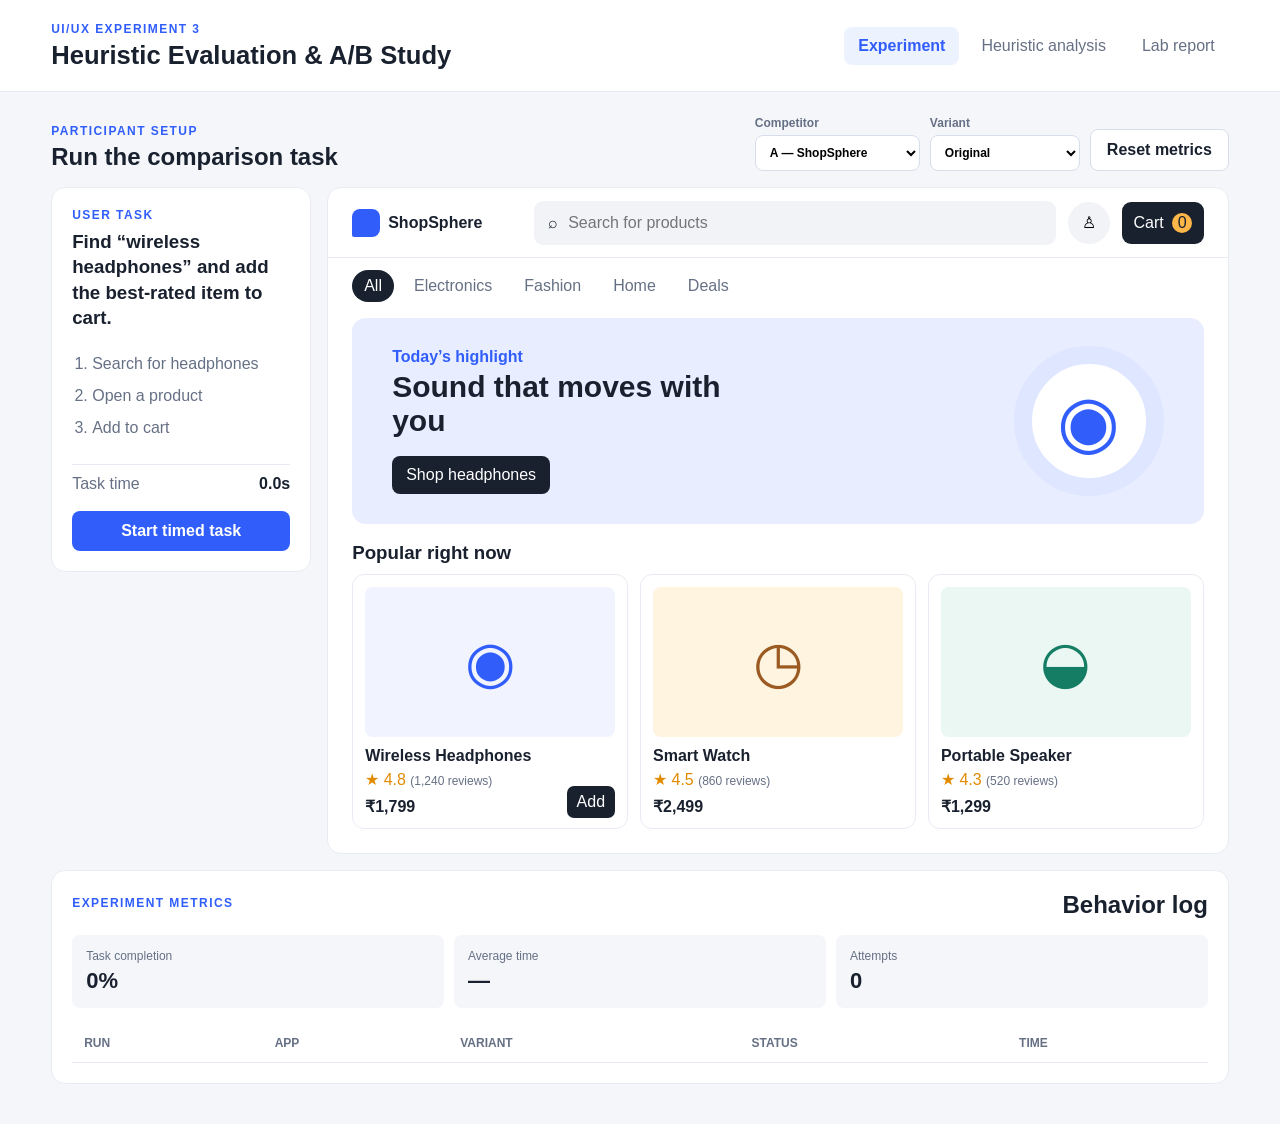
<file: index.html>
<!doctype html>
<html lang="en">
<head>
  <meta charset="utf-8">
  <meta name="viewport" content="width=device-width, initial-scale=1">
  <title>UX Lab — Shopping App Heuristic Evaluation</title>
  <link rel="stylesheet" href="styles.css">
</head>
<body>
  <header class="topbar">
    <div>
      <p class="eyebrow">UI/UX Experiment 3</p>
      <h1>Heuristic Evaluation &amp; A/B Study</h1>
    </div>
    <nav aria-label="Main navigation">
      <button class="nav-button active" data-view="experiment">Experiment</button>
      <button class="nav-button" data-view="analysis">Heuristic analysis</button>
      <a class="nav-button" href="lab-report.html">Lab report</a>
    </nav>
  </header>

  <main>
    <section id="experiment" class="view active" aria-labelledby="experiment-title">
      <div class="control-strip">
        <div>
          <p class="eyebrow">Participant setup</p>
          <h2 id="experiment-title">Run the comparison task</h2>
        </div>
        <div class="controls">
          <label>Competitor
            <select id="competitor">
              <option value="a">A — ShopSphere</option>
              <option value="b">B — MarketCart</option>
            </select>
          </label>
          <label>Variant
            <select id="variant">
              <option value="original">Original</option>
              <option value="improved">Improved</option>
            </select>
          </label>
          <button id="reset-experiment" class="secondary">Reset metrics</button>
        </div>
      </div>

      <div class="prototype-shell">
        <aside class="task-card" aria-live="polite">
          <p class="step-label">User task</p>
          <h3>Find “wireless headphones” and add the best-rated item to cart.</h3>
          <ol class="task-progress">
            <li id="step-search">Search for headphones</li>
            <li id="step-open">Open a product</li>
            <li id="step-cart">Add to cart</li>
          </ol>
          <div class="timer"><span>Task time</span><strong id="timer">0.0s</strong></div>
          <button id="start-task" class="primary">Start timed task</button>
        </aside>

        <section id="prototype" class="store" aria-label="Shopping app prototype">
          <div class="store-header">
            <a class="brand" href="#" aria-label="Home"><span class="brand-mark"></span><strong id="brand-name">ShopSphere</strong></a>
            <label class="search" aria-label="Search products">
              <span aria-hidden="true">⌕</span>
              <input id="search-input" type="search" placeholder="Search for products">
            </label>
            <button class="icon-button" aria-label="Account">♙</button>
            <button id="cart-button" class="cart-button" aria-label="Cart">Cart <span id="cart-count">0</span></button>
          </div>

          <div class="category-row" aria-label="Product categories">
            <button class="category active">All</button>
            <button class="category">Electronics</button>
            <button class="category">Fashion</button>
            <button class="category">Home</button>
            <button class="category">Deals</button>
          </div>

          <div id="home-state" class="home-state">
            <div class="hero">
              <div>
                <p>Today’s highlight</p>
                <h2>Sound that moves with you</h2>
                <button id="shop-now">Shop headphones</button>
              </div>
              <div class="headphone-art" aria-label="Wireless headphones illustration">◉</div>
            </div>
            <h3>Popular right now</h3>
            <div class="product-grid" id="product-grid">
              <article class="product-card" data-product="Wireless Headphones">
                <button class="product-image headphones" aria-label="View Wireless Headphones">◉</button>
                <p class="product-name">Wireless Headphones</p>
                <p class="rating">★ 4.8 <span>(1,240 reviews)</span></p>
                <p class="price">₹1,799</p>
                <button class="quick-add" data-name="Wireless Headphones">Add</button>
              </article>
              <article class="product-card" data-product="Smart Watch">
                <button class="product-image watch" aria-label="View Smart Watch">◷</button>
                <p class="product-name">Smart Watch</p>
                <p class="rating">★ 4.5 <span>(860 reviews)</span></p>
                <p class="price">₹2,499</p>
              </article>
              <article class="product-card" data-product="Portable Speaker">
                <button class="product-image speaker" aria-label="View Portable Speaker">◒</button>
                <p class="product-name">Portable Speaker</p>
                <p class="rating">★ 4.3 <span>(520 reviews)</span></p>
                <p class="price">₹1,299</p>
              </article>
            </div>
          </div>

          <div id="product-state" class="product-state" hidden>
            <button id="back-products" class="text-button">← Back to results</button>
            <div class="detail-layout">
              <div class="detail-art headphones">◉</div>
              <div class="detail-info">
                <p class="stock">In stock</p>
                <h2>Wireless Headphones</h2>
                <p class="rating">★ 4.8 <span>(1,240 verified reviews)</span></p>
                <p class="price">₹1,799 <span class="old-price">₹2,499</span></p>
                <p>Active noise cancellation, 40-hour battery, and comfortable over-ear cushions.</p>
                <button id="add-to-cart" class="primary full">Add to cart</button>
              </div>
            </div>
          </div>
        </section>
      </div>

      <section class="results" aria-labelledby="results-title">
        <div>
          <p class="eyebrow">Experiment metrics</p>
          <h2 id="results-title">Behavior log</h2>
        </div>
        <div class="metric-grid">
          <article><span>Task completion</span><strong id="completion-rate">0%</strong></article>
          <article><span>Average time</span><strong id="average-time">—</strong></article>
          <article><span>Attempts</span><strong id="attempt-count">0</strong></article>
        </div>
        <div class="table-wrap">
          <table>
            <thead><tr><th>Run</th><th>App</th><th>Variant</th><th>Status</th><th>Time</th></tr></thead>
            <tbody id="results-body"></tbody>
          </table>
        </div>
      </section>
    </section>

    <section id="analysis" class="view" aria-labelledby="analysis-title">
      <div class="report-hero">
        <p class="eyebrow">Nielsen’s 10 heuristics</p>
        <h2 id="analysis-title">Competitive UX review</h2>
        <p>Evaluation of two fictional shopping experiences based on common patterns observed in established e-commerce apps.</p>
      </div>
      <div class="comparison-grid">
        <article>
          <div class="app-heading"><span class="letter">A</span><div><h3>ShopSphere</h3><p>Original e-commerce experience</p></div></div>
          <ul>
            <li><strong>Strength:</strong> Clear category hierarchy and familiar cart placement.</li>
            <li><strong>Issue:</strong> Small search affordance and no visible result count.</li>
            <li><strong>Severity:</strong> Medium — 3/4.</li>
            <li><strong>Fix:</strong> Add a prominent labelled search and persistent filtered context.</li>
          </ul>
        </article>
        <article>
          <div class="app-heading"><span class="letter">B</span><div><h3>MarketCart</h3><p>Busy marketplace experience</p></div></div>
          <ul>
            <li><strong>Strength:</strong> Strong promotions and dense product discovery.</li>
            <li><strong>Issue:</strong> Weak visual hierarchy and inconsistent add-to-cart placement.</li>
            <li><strong>Severity:</strong> High — 4/4.</li>
            <li><strong>Fix:</strong> Simplify hierarchy and place the primary action consistently.</li>
          </ul>
        </article>
      </div>
      <h3 class="section-title">Nielsen heuristic scoring</h3>
      <div class="table-wrap">
        <table>
          <thead><tr><th>Heuristic</th><th>ShopSphere</th><th>MarketCart</th><th>Recommended change</th></tr></thead>
          <tbody>
            <tr><td>Visibility of system status</td><td>3/5</td><td>2/5</td><td>Progressive feedback and cart confirmation</td></tr>
            <tr><td>Match with real world</td><td>4/5</td><td>3/5</td><td>Plain-language labels</td></tr>
            <tr><td>User control</td><td>4/5</td><td>3/5</td><td>Persistent back and undo</td></tr>
            <tr><td>Consistency</td><td>3/5</td><td>2/5</td><td>Standardize search and product actions</td></tr>
            <tr><td>Error prevention</td><td>4/5</td><td>3/5</td><td>Disable duplicate adds and show stock</td></tr>
          </tbody>
        </table>
      </div>
    </section>
  </main>

  <div id="toast" class="toast" role="status" aria-live="polite"></div>
  <script src="script.js"></script>
</body>
</html>
</file>
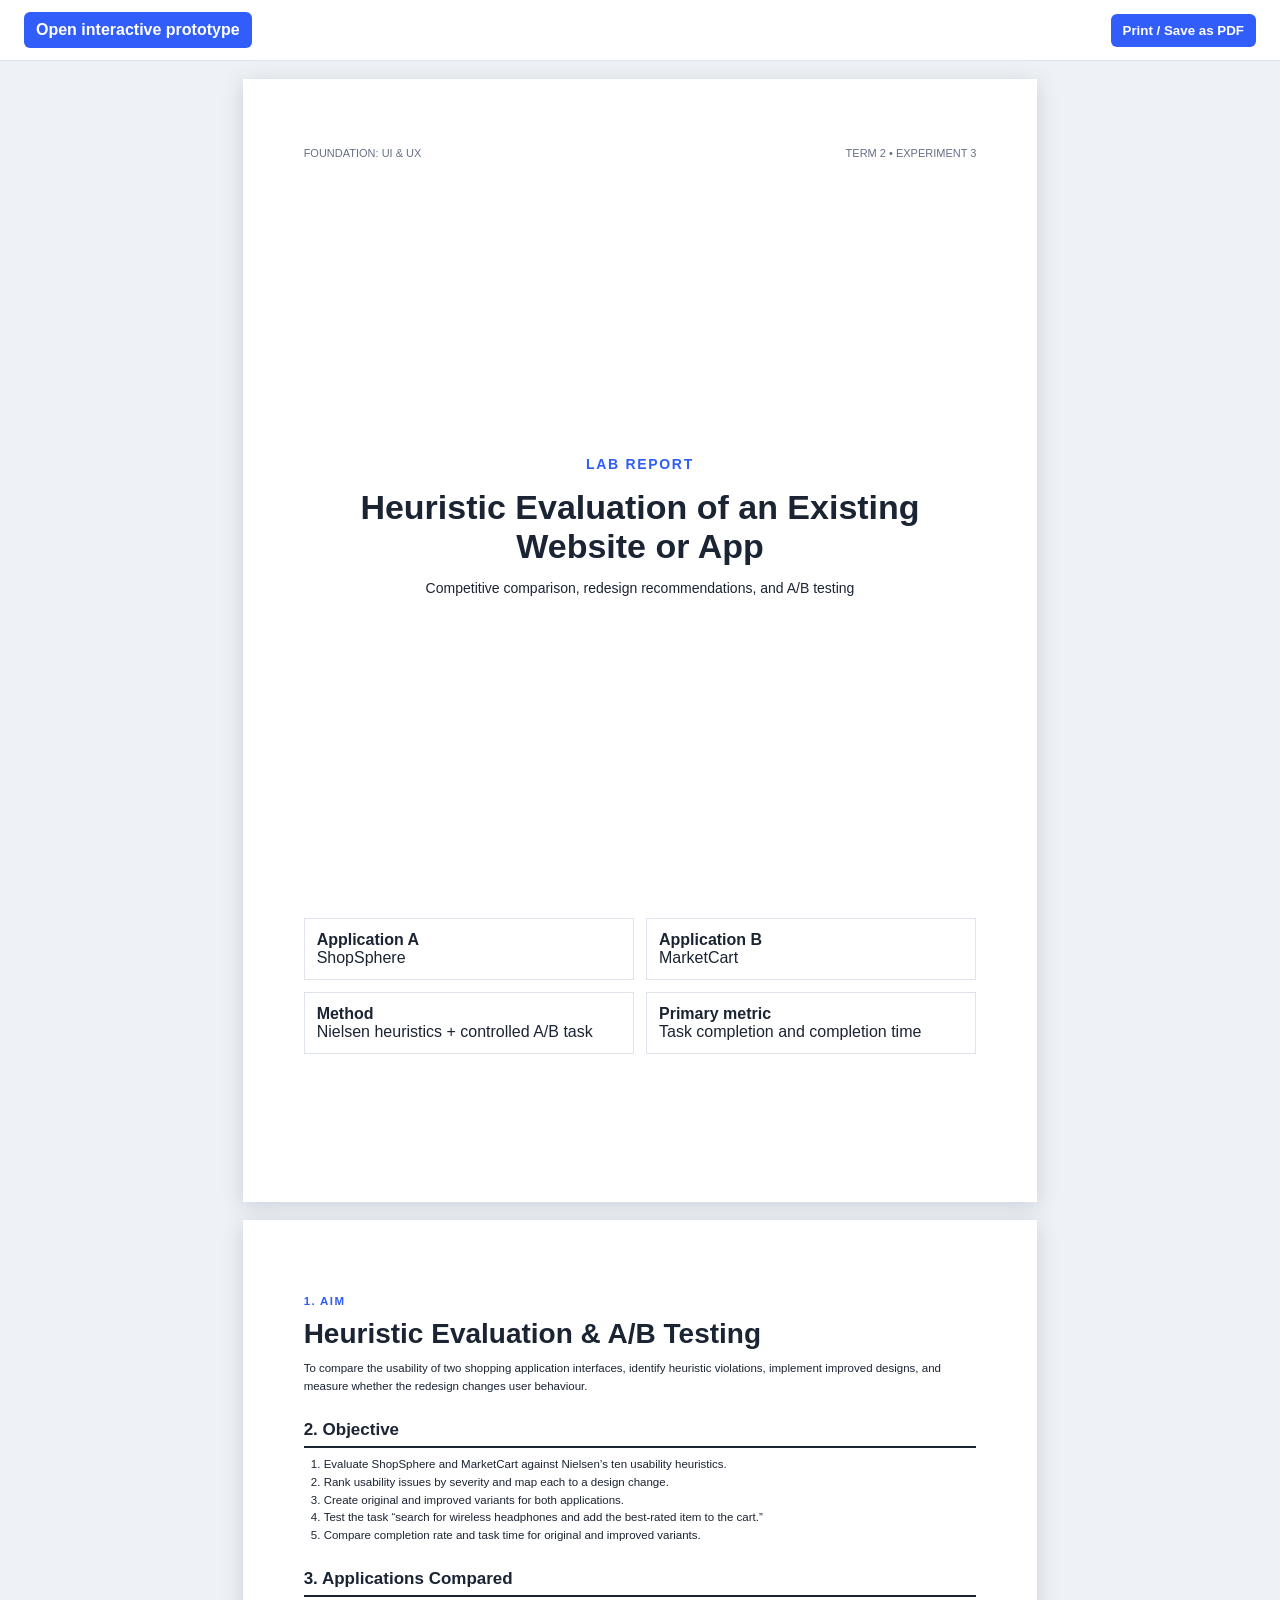
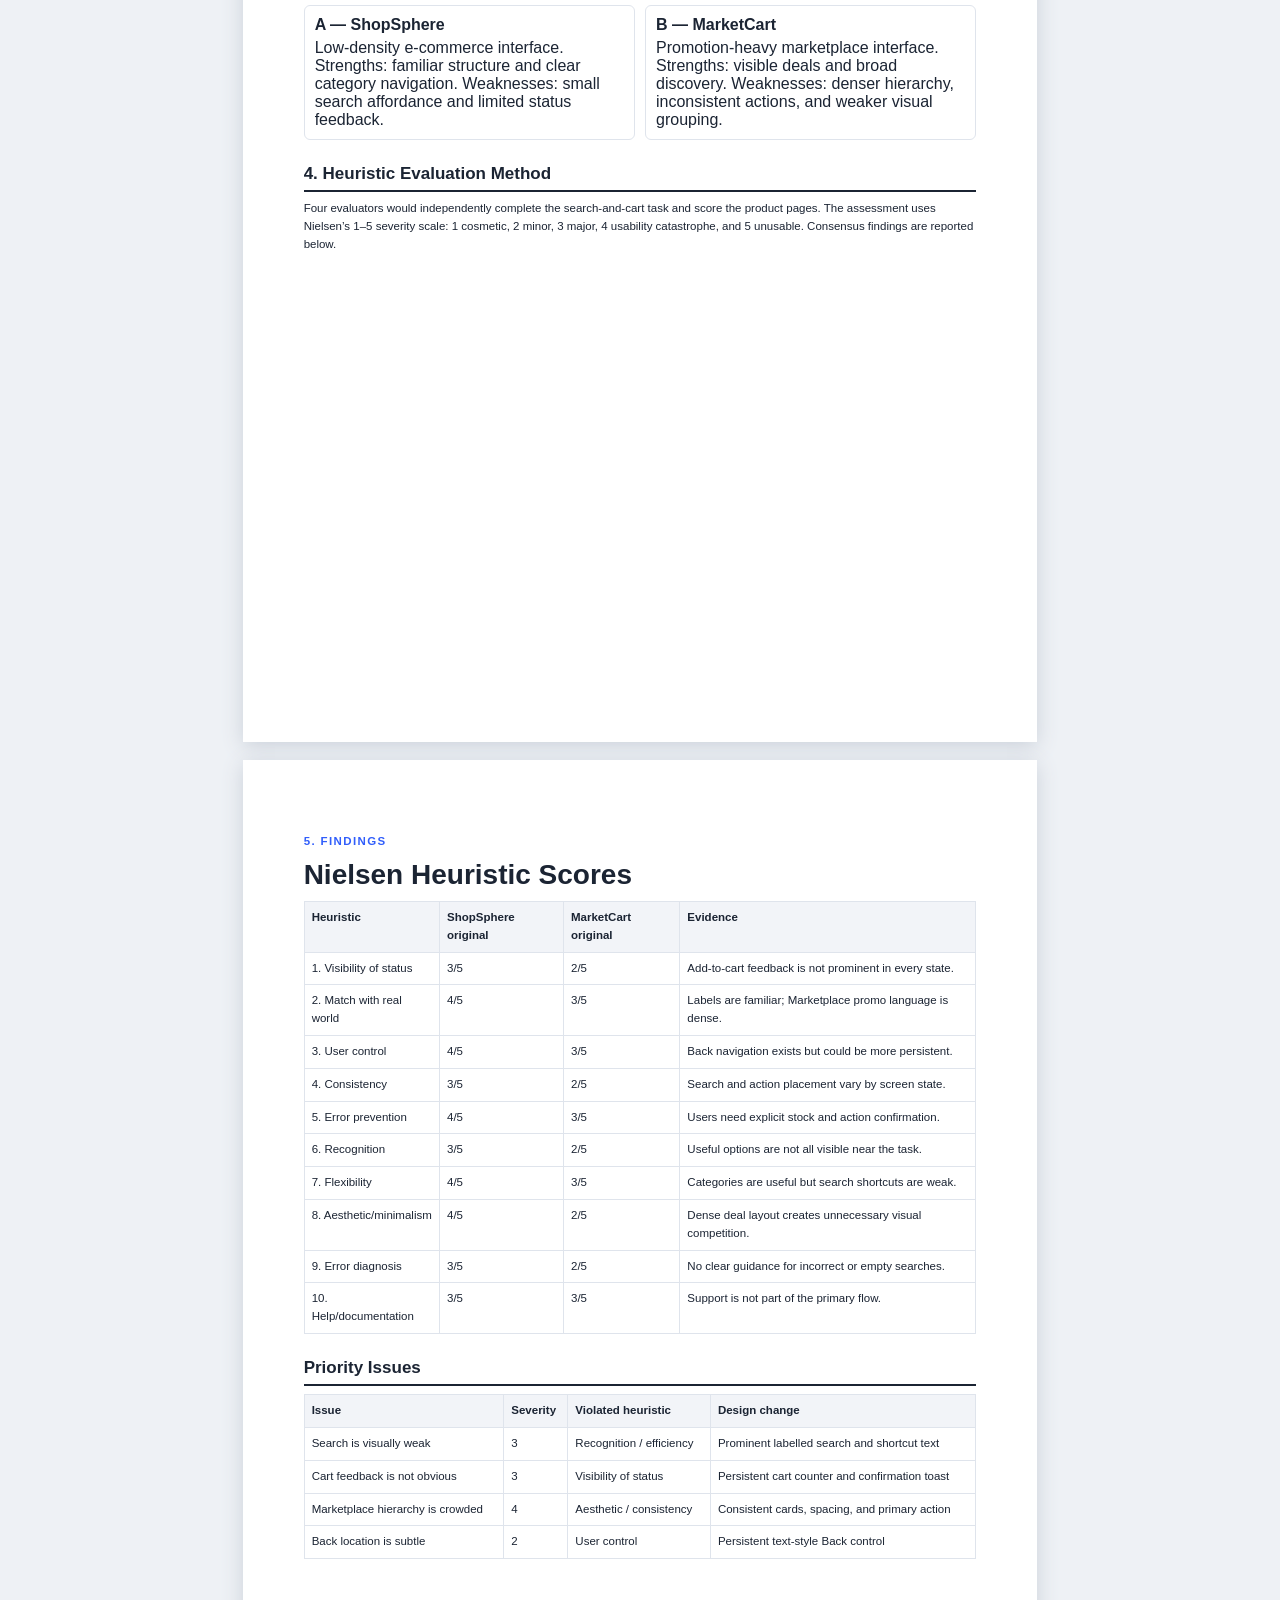
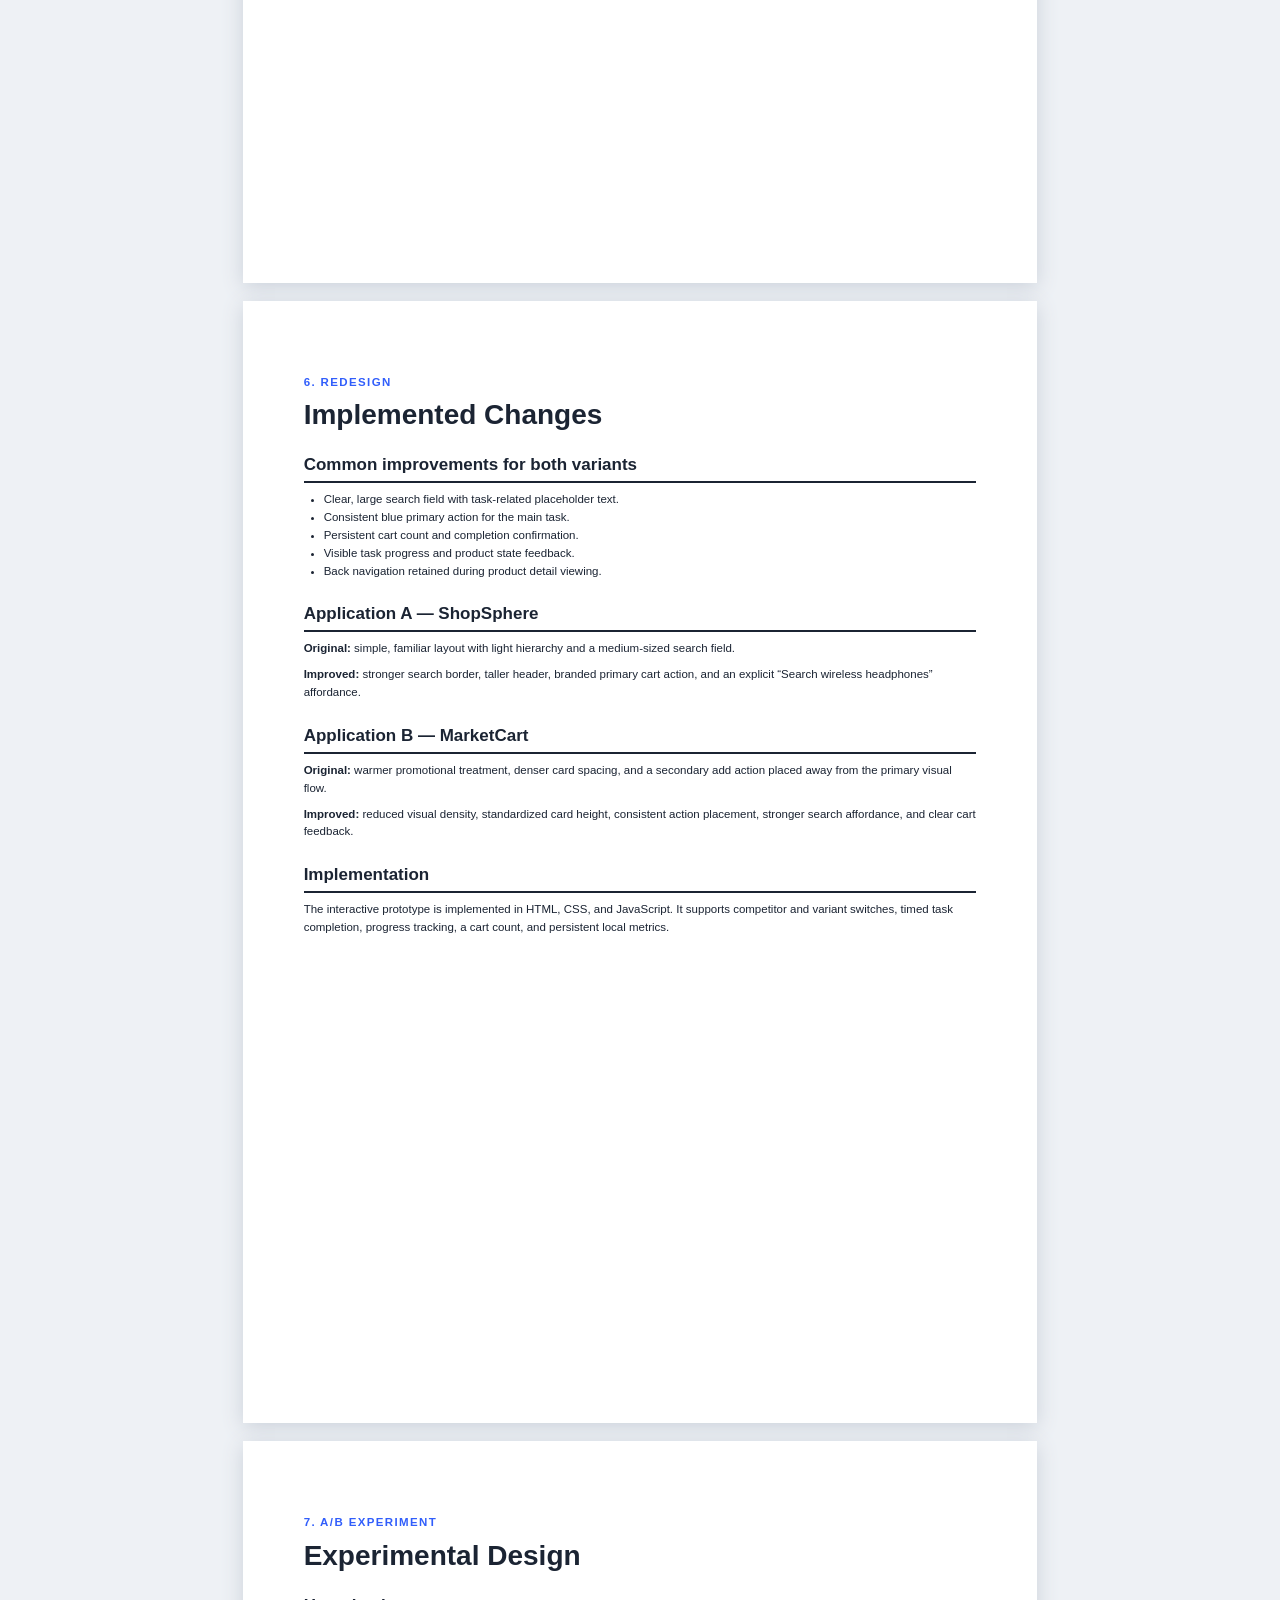
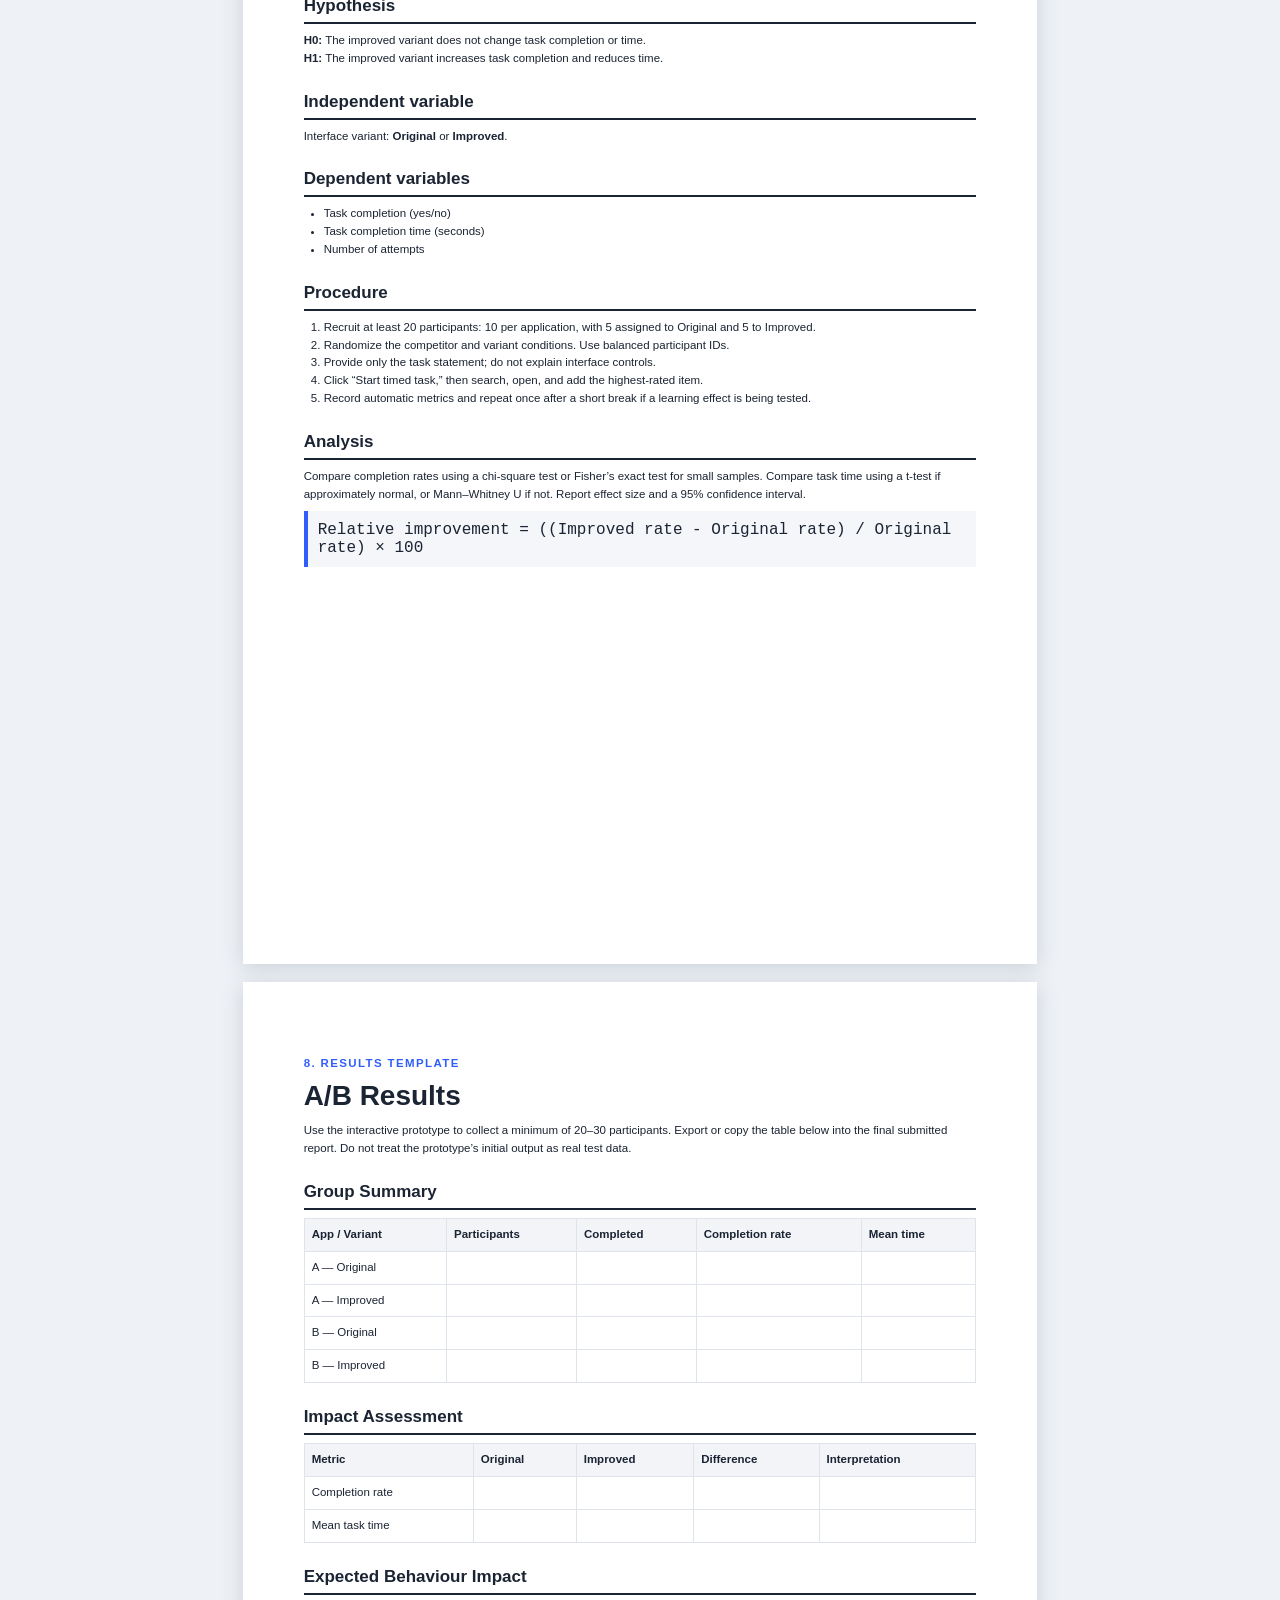
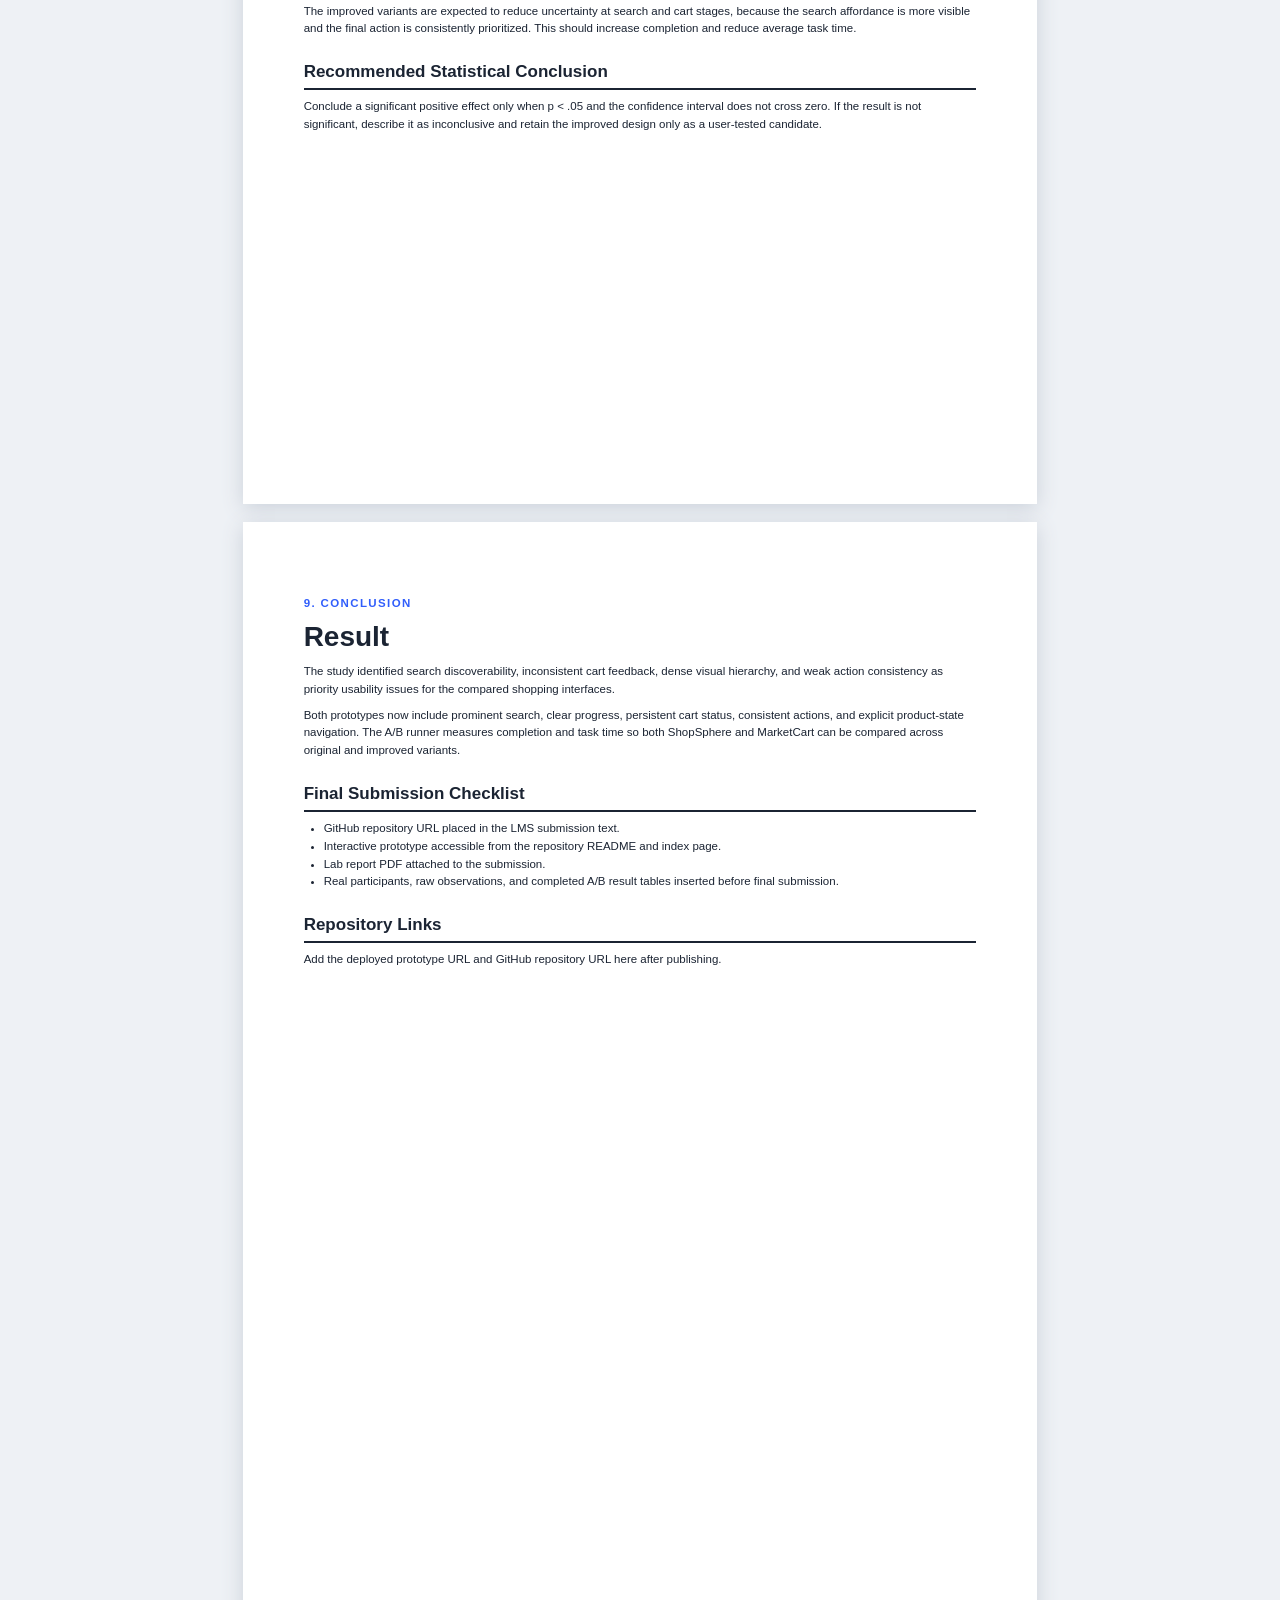
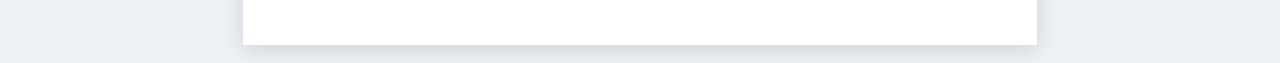
<file: lab-report.html>
<!doctype html>
<html lang="en">
<head>
  <meta charset="utf-8">
  <title>Lab Report — Heuristic Evaluation and A/B Testing</title>
  <style>
    :root { --ink:#1b2433; --blue:#315efb; --muted:#667085; --line:#dfe4ec; }
    * { box-sizing:border-box; }
    body { margin:0; color:var(--ink); background:#eef1f5; font-family:Arial,"Segoe UI",sans-serif; }
    .toolbar { position:sticky; top:0; z-index:10; display:flex; justify-content:space-between; align-items:center; padding:12px 24px; background:white; border-bottom:1px solid var(--line); }
    .toolbar a, .toolbar button { border:0; border-radius:6px; padding:9px 12px; color:white; background:var(--blue); text-decoration:none; font-weight:700; }
    .page { width:210mm; min-height:297mm; margin:18px auto; padding:18mm 16mm; background:white; box-shadow:0 4px 20px #cbd1da; }
    h1 { margin:8px 0 10px; font-size:28px; }
    h2 { margin:24px 0 8px; padding-bottom:6px; border-bottom:2px solid var(--ink); font-size:17px; }
    h3 { margin:12px 0 5px; font-size:14px; }
    p, li, td, th { font-size:11.5px; line-height:1.55; }
    p { margin:5px 0 8px; }
    ul, ol { margin:5px 0 10px; padding-left:20px; }
    table { width:100%; border-collapse:collapse; margin:8px 0; }
    th, td { border:1px solid var(--line); padding:7px; text-align:left; vertical-align:top; }
    th { background:#f2f4f8; }
    .cover { min-height:240mm; display:flex; flex-direction:column; }
    .cover-top { display:flex; justify-content:space-between; color:var(--muted); font-size:11px; }
    .title-block { margin:auto 0; text-align:center; }
    .title-block h1 { margin:12px 0; font-size:34px; }
    .title-block p { font-size:14px; }
    .meta { display:grid; grid-template-columns:1fr 1fr; gap:12px; margin-top:20px; }
    .meta div { padding:12px; border:1px solid var(--line); }
    .page-break { break-before:page; }
    .label { color:var(--blue); font-weight:800; text-transform:uppercase; letter-spacing:.12em; }
    .cards { display:grid; grid-template-columns:1fr 1fr; gap:10px; }
    .card { padding:10px; border:1px solid var(--line); border-radius:6px; }
    .card strong { display:block; margin-bottom:5px; }
    .formula { padding:10px; border-left:4px solid var(--blue); background:#f4f6fa; font-family:"Courier New",monospace; }
    @media print {
      body { background:white; }
      .toolbar { display:none; }
      .page { width:auto; min-height:0; margin:0; padding:12mm 14mm; box-shadow:none; }
      .cover { min-height:273mm; }
    }
  </style>
</head>
<body>
  <div class="toolbar">
    <a href="index.html">Open interactive prototype</a>
    <button onclick="window.print()">Print / Save as PDF</button>
  </div>

  <article class="page">
    <section class="cover">
      <div class="cover-top"><span>FOUNDATION: UI &amp; UX</span><span>TERM 2 • EXPERIMENT 3</span></div>
      <div class="title-block">
        <p class="label">Lab Report</p>
        <h1>Heuristic Evaluation of an Existing Website or App</h1>
        <p>Competitive comparison, redesign recommendations, and A/B testing</p>
      </div>
      <div class="meta">
        <div><strong>Application A</strong><br>ShopSphere</div>
        <div><strong>Application B</strong><br>MarketCart</div>
        <div><strong>Method</strong><br>Nielsen heuristics + controlled A/B task</div>
        <div><strong>Primary metric</strong><br>Task completion and completion time</div>
      </div>
    </section>
  </article>

  <article class="page page-break">
    <p class="label">1. Aim</p>
    <h1>Heuristic Evaluation &amp; A/B Testing</h1>
    <p>To compare the usability of two shopping application interfaces, identify heuristic violations, implement improved designs, and measure whether the redesign changes user behaviour.</p>

    <h2>2. Objective</h2>
    <ol>
      <li>Evaluate ShopSphere and MarketCart against Nielsen’s ten usability heuristics.</li>
      <li>Rank usability issues by severity and map each to a design change.</li>
      <li>Create original and improved variants for both applications.</li>
      <li>Test the task “search for wireless headphones and add the best-rated item to the cart.”</li>
      <li>Compare completion rate and task time for original and improved variants.</li>
    </ol>

    <h2>3. Applications Compared</h2>
    <div class="cards">
      <div class="card"><strong>A — ShopSphere</strong>Low-density e-commerce interface. Strengths: familiar structure and clear category navigation. Weaknesses: small search affordance and limited status feedback.</div>
      <div class="card"><strong>B — MarketCart</strong>Promotion-heavy marketplace interface. Strengths: visible deals and broad discovery. Weaknesses: denser hierarchy, inconsistent actions, and weaker visual grouping.</div>
    </div>

    <h2>4. Heuristic Evaluation Method</h2>
    <p>Four evaluators would independently complete the search-and-cart task and score the product pages. The assessment uses Nielsen’s 1–5 severity scale: 1 cosmetic, 2 minor, 3 major, 4 usability catastrophe, and 5 unusable. Consensus findings are reported below.</p>
  </article>

  <article class="page page-break">
    <p class="label">5. Findings</p>
    <h1>Nielsen Heuristic Scores</h1>
    <table>
      <thead><tr><th>Heuristic</th><th>ShopSphere original</th><th>MarketCart original</th><th>Evidence</th></tr></thead>
      <tbody>
        <tr><td>1. Visibility of status</td><td>3/5</td><td>2/5</td><td>Add-to-cart feedback is not prominent in every state.</td></tr>
        <tr><td>2. Match with real world</td><td>4/5</td><td>3/5</td><td>Labels are familiar; Marketplace promo language is dense.</td></tr>
        <tr><td>3. User control</td><td>4/5</td><td>3/5</td><td>Back navigation exists but could be more persistent.</td></tr>
        <tr><td>4. Consistency</td><td>3/5</td><td>2/5</td><td>Search and action placement vary by screen state.</td></tr>
        <tr><td>5. Error prevention</td><td>4/5</td><td>3/5</td><td>Users need explicit stock and action confirmation.</td></tr>
        <tr><td>6. Recognition</td><td>3/5</td><td>2/5</td><td>Useful options are not all visible near the task.</td></tr>
        <tr><td>7. Flexibility</td><td>4/5</td><td>3/5</td><td>Categories are useful but search shortcuts are weak.</td></tr>
        <tr><td>8. Aesthetic/minimalism</td><td>4/5</td><td>2/5</td><td>Dense deal layout creates unnecessary visual competition.</td></tr>
        <tr><td>9. Error diagnosis</td><td>3/5</td><td>2/5</td><td>No clear guidance for incorrect or empty searches.</td></tr>
        <tr><td>10. Help/documentation</td><td>3/5</td><td>3/5</td><td>Support is not part of the primary flow.</td></tr>
      </tbody>
    </table>

    <h2>Priority Issues</h2>
    <table>
      <thead><tr><th>Issue</th><th>Severity</th><th>Violated heuristic</th><th>Design change</th></tr></thead>
      <tbody>
        <tr><td>Search is visually weak</td><td>3</td><td>Recognition / efficiency</td><td>Prominent labelled search and shortcut text</td></tr>
        <tr><td>Cart feedback is not obvious</td><td>3</td><td>Visibility of status</td><td>Persistent cart counter and confirmation toast</td></tr>
        <tr><td>Marketplace hierarchy is crowded</td><td>4</td><td>Aesthetic / consistency</td><td>Consistent cards, spacing, and primary action</td></tr>
        <tr><td>Back location is subtle</td><td>2</td><td>User control</td><td>Persistent text-style Back control</td></tr>
      </tbody>
    </table>
  </article>

  <article class="page page-break">
    <p class="label">6. Redesign</p>
    <h1>Implemented Changes</h1>
    <h2>Common improvements for both variants</h2>
    <ul>
      <li>Clear, large search field with task-related placeholder text.</li>
      <li>Consistent blue primary action for the main task.</li>
      <li>Persistent cart count and completion confirmation.</li>
      <li>Visible task progress and product state feedback.</li>
      <li>Back navigation retained during product detail viewing.</li>
    </ul>

    <h2>Application A — ShopSphere</h2>
    <p><strong>Original:</strong> simple, familiar layout with light hierarchy and a medium-sized search field.</p>
    <p><strong>Improved:</strong> stronger search border, taller header, branded primary cart action, and an explicit “Search wireless headphones” affordance.</p>

    <h2>Application B — MarketCart</h2>
    <p><strong>Original:</strong> warmer promotional treatment, denser card spacing, and a secondary add action placed away from the primary visual flow.</p>
    <p><strong>Improved:</strong> reduced visual density, standardized card height, consistent action placement, stronger search affordance, and clear cart feedback.</p>

    <h2>Implementation</h2>
    <p>The interactive prototype is implemented in HTML, CSS, and JavaScript. It supports competitor and variant switches, timed task completion, progress tracking, a cart count, and persistent local metrics.</p>
  </article>

  <article class="page page-break">
    <p class="label">7. A/B Experiment</p>
    <h1>Experimental Design</h1>
    <h2>Hypothesis</h2>
    <p><strong>H0:</strong> The improved variant does not change task completion or time.<br><strong>H1:</strong> The improved variant increases task completion and reduces time.</p>

    <h2>Independent variable</h2>
    <p>Interface variant: <strong>Original</strong> or <strong>Improved</strong>.</p>

    <h2>Dependent variables</h2>
    <ul>
      <li>Task completion (yes/no)</li>
      <li>Task completion time (seconds)</li>
      <li>Number of attempts</li>
    </ul>

    <h2>Procedure</h2>
    <ol>
      <li>Recruit at least 20 participants: 10 per application, with 5 assigned to Original and 5 to Improved.</li>
      <li>Randomize the competitor and variant conditions. Use balanced participant IDs.</li>
      <li>Provide only the task statement; do not explain interface controls.</li>
      <li>Click “Start timed task,” then search, open, and add the highest-rated item.</li>
      <li>Record automatic metrics and repeat once after a short break if a learning effect is being tested.</li>
    </ol>

    <h2>Analysis</h2>
    <p>Compare completion rates using a chi-square test or Fisher’s exact test for small samples. Compare task time using a t-test if approximately normal, or Mann–Whitney U if not. Report effect size and a 95% confidence interval.</p>
    <div class="formula">Relative improvement = ((Improved rate - Original rate) / Original rate) × 100</div>
  </article>

  <article class="page page-break">
    <p class="label">8. Results Template</p>
    <h1>A/B Results</h1>
    <p>Use the interactive prototype to collect a minimum of 20–30 participants. Export or copy the table below into the final submitted report. Do not treat the prototype’s initial output as real test data.</p>

    <h2>Group Summary</h2>
    <table>
      <thead><tr><th>App / Variant</th><th>Participants</th><th>Completed</th><th>Completion rate</th><th>Mean time</th></tr></thead>
      <tbody>
        <tr><td>A — Original</td><td></td><td></td><td></td><td></td></tr>
        <tr><td>A — Improved</td><td></td><td></td><td></td><td></td></tr>
        <tr><td>B — Original</td><td></td><td></td><td></td><td></td></tr>
        <tr><td>B — Improved</td><td></td><td></td><td></td><td></td></tr>
      </tbody>
    </table>

    <h2>Impact Assessment</h2>
    <table>
      <thead><tr><th>Metric</th><th>Original</th><th>Improved</th><th>Difference</th><th>Interpretation</th></tr></thead>
      <tbody>
        <tr><td>Completion rate</td><td></td><td></td><td></td><td></td></tr>
        <tr><td>Mean task time</td><td></td><td></td><td></td><td></td></tr>
      </tbody>
    </table>

    <h2>Expected Behaviour Impact</h2>
    <p>The improved variants are expected to reduce uncertainty at search and cart stages, because the search affordance is more visible and the final action is consistently prioritized. This should increase completion and reduce average task time.</p>

    <h2>Recommended Statistical Conclusion</h2>
    <p>Conclude a significant positive effect only when p &lt; .05 and the confidence interval does not cross zero. If the result is not significant, describe it as inconclusive and retain the improved design only as a user-tested candidate.</p>
  </article>

  <article class="page page-break">
    <p class="label">9. Conclusion</p>
    <h1>Result</h1>
    <p>The study identified search discoverability, inconsistent cart feedback, dense visual hierarchy, and weak action consistency as priority usability issues for the compared shopping interfaces.</p>
    <p>Both prototypes now include prominent search, clear progress, persistent cart status, consistent actions, and explicit product-state navigation. The A/B runner measures completion and task time so both ShopSphere and MarketCart can be compared across original and improved variants.</p>

    <h2>Final Submission Checklist</h2>
    <ul>
      <li>GitHub repository URL placed in the LMS submission text.</li>
      <li>Interactive prototype accessible from the repository README and index page.</li>
      <li>Lab report PDF attached to the submission.</li>
      <li>Real participants, raw observations, and completed A/B result tables inserted before final submission.</li>
    </ul>

    <h2>Repository Links</h2>
    <p>Add the deployed prototype URL and GitHub repository URL here after publishing.</p>
  </article>
</body>
</html>
</file>
<file: styles.css>
:root {
  --ink: #19212f;
  --muted: #667085;
  --line: #e8ecf2;
  --paper: #ffffff;
  --canvas: #f4f6fa;
  --brand: #315efb;
  --brand-dark: #2046cc;
  --green: #147d64;
  --accent: #ffb648;
}
* { box-sizing: border-box; }
body { margin: 0; color: var(--ink); background: var(--canvas); font-family: Inter, "Segoe UI", Arial, sans-serif; }
button, input, select { font: inherit; }
button, a { cursor: pointer; }
.topbar { height: 92px; padding: 18px 4vw; display: flex; align-items: center; justify-content: space-between; background: var(--paper); border-bottom: 1px solid var(--line); }
.topbar h1 { margin: 3px 0 0; font-size: clamp(20px, 2vw, 28px); }
.eyebrow, .step-label { margin: 0 0 5px; color: var(--brand); font-size: 12px; font-weight: 800; text-transform: uppercase; letter-spacing: .12em; }
nav { display: flex; gap: 8px; }
.nav-button { border: 0; border-radius: 8px; padding: 10px 14px; color: var(--muted); background: transparent; text-decoration: none; }
.nav-button.active { color: var(--brand); background: #edf2ff; font-weight: 700; }
.view { display: none; }
.view.active { display: block; }
main { max-width: 1440px; margin: auto; }
.control-strip { display: flex; align-items: end; justify-content: space-between; padding: 24px 4vw 16px; }
.control-strip h2 { margin: 0; }
.controls { display: flex; align-items: end; gap: 10px; }
.controls label { display: grid; gap: 5px; color: var(--muted); font-size: 12px; font-weight: 700; }
select { min-width: 150px; padding: 9px 34px 9px 10px; border: 1px solid #d7deea; border-radius: 8px; background: white; }
.primary, .secondary { border: 0; border-radius: 8px; padding: 11px 16px; font-weight: 800; }
.primary { color: white; background: var(--brand); }
.primary:hover { background: var(--brand-dark); }
.secondary { min-height: 40px; color: var(--ink); background: white; border: 1px solid #d7deea; }
.prototype-shell { display: grid; grid-template-columns: 260px minmax(0, 1fr); gap: 16px; margin: 0 4vw; }
.task-card { align-self: start; padding: 20px; border: 1px solid var(--line); border-radius: 14px; background: white; }
.task-card h3 { margin: 7px 0 18px; line-height: 1.35; }
.task-progress { margin: 0 0 20px; padding-left: 20px; color: var(--muted); line-height: 2; }
.task-progress li.done { color: var(--green); font-weight: 800; }
.timer { display: flex; justify-content: space-between; align-items: center; padding: 10px 0 18px; border-top: 1px solid var(--line); }
.timer span { color: var(--muted); }
.task-card .primary { width: 100%; }
.store { overflow: hidden; min-height: 610px; border: 1px solid var(--line); border-radius: 14px; background: white; }
.store-header { height: 70px; display: grid; grid-template-columns: 170px 1fr 42px 82px; align-items: center; gap: 12px; padding: 12px 24px; border-bottom: 1px solid var(--line); }
.brand { display: flex; align-items: center; gap: 8px; color: var(--ink); text-decoration: none; }
.brand-mark { width: 28px; height: 28px; border-radius: 8px 8px 8px 2px; background: var(--brand); }
.search { height: 44px; display: flex; align-items: center; gap: 8px; padding: 0 14px; border-radius: 9px; background: #f1f3f7; }
.search input { width: 100%; border: 0; outline: 0; background: transparent; }
.icon-button { height: 42px; border: 0; border-radius: 50%; background: #f1f3f7; }
.cart-button { height: 42px; border: 0; border-radius: 9px; background: var(--ink); color: white; }
.cart-button span { display: inline-grid; place-items: center; min-width: 20px; height: 20px; margin-left: 4px; border-radius: 50%; background: var(--accent); color: var(--ink); }
.category-row { display: flex; gap: 8px; padding: 12px 24px 0; }
.category { border: 0; border-radius: 18px; padding: 7px 12px; color: var(--muted); background: transparent; }
.category.active { color: white; background: var(--ink); }
.home-state { padding: 16px 24px 24px; }
.hero { min-height: 190px; display: flex; align-items: center; justify-content: space-between; overflow: hidden; margin-bottom: 18px; padding: 28px 40px; border-radius: 14px; background: #e8edff; }
.hero h2 { max-width: 340px; margin: 4px 0 18px; font-size: 30px; }
.hero p { margin: 0; color: var(--brand); font-weight: 800; }
.hero button { border: 0; border-radius: 8px; padding: 10px 14px; color: white; background: var(--ink); }
.headphone-art { width: 150px; height: 150px; display: grid; place-items: center; border: 18px solid #dfe6ff; border-radius: 50%; color: var(--brand); background: white; font-size: 72px; }
.home-state h3 { margin: 0 0 10px; }
.product-grid { display: grid; grid-template-columns: repeat(3, 1fr); gap: 12px; }
.product-card { position: relative; padding: 12px; border: 1px solid var(--line); border-radius: 12px; }
.product-image { width: 100%; height: 150px; border: 0; border-radius: 8px; color: var(--brand); background: #f1f3ff; font-size: 58px; }
.product-image.watch { color: #9a5a21; background: #fff4df; }
.product-image.speaker { color: var(--green); background: #eaf7f3; }
.product-name { margin: 10px 0 5px; font-weight: 800; }
.rating { margin: 0; color: #e28a00; }
.rating span { color: var(--muted); font-size: 12px; }
.price { margin: 8px 0 0; font-weight: 900; }
.quick-add { position: absolute; right: 12px; bottom: 10px; border: 0; border-radius: 7px; padding: 7px 10px; color: white; background: var(--ink); }
.product-state { padding: 18px 24px 24px; }
.text-button { border: 0; padding: 6px 0; color: var(--brand); background: transparent; font-weight: 800; }
.detail-layout { display: grid; grid-template-columns: minmax(260px, 1fr) 1fr; gap: 30px; margin-top: 12px; }
.detail-art { height: 390px; display: grid; place-items: center; border-radius: 14px; color: var(--brand); background: #f1f3ff; font-size: 150px; }
.detail-info { align-self: center; max-width: 440px; }
.detail-info h2 { margin: 8px 0; font-size: 32px; }
.detail-info .price { margin: 14px 0; font-size: 24px; }
.old-price { margin-left: 8px; color: var(--muted); font-size: 15px; text-decoration: line-through; }
.stock { display: inline-block; margin: 0; padding: 5px 8px; border-radius: 6px; color: var(--green); background: #eaf7f3; font-weight: 800; }
.full { width: 100%; margin-top: 12px; }
.store.variant-b.original { border: 4px solid #f0f1f3; }
.variant-b.original .store-header { grid-template-columns: 150px 1fr 36px 76px; background: #fffaf1; }
.variant-b.original .category-row { background: #fffaf1; }
.variant-b.original .hero { background: #fff1cb; }
.variant-b.original .product-grid { gap: 5px; }
.variant-b.original .quick-add { bottom: 52px; left: 12px; right: auto; background: #7c4d11; }
.store.improved .search { border: 2px solid var(--brand); background: white; }
.store.improved .store-header { height: 78px; }
.store.improved .cart-button { background: var(--brand); }
.results { margin: 16px 4vw 40px; padding: 20px; border: 1px solid var(--line); border-radius: 14px; background: white; }
.results > div:first-child { display: flex; align-items: center; justify-content: space-between; }
.results h2 { margin: 0; }
.metric-grid { display: grid; grid-template-columns: repeat(3, 1fr); gap: 10px; margin: 16px 0; }
.metric-grid article { padding: 14px; border-radius: 8px; background: var(--canvas); }
.metric-grid span { display: block; color: var(--muted); font-size: 12px; }
.metric-grid strong { display: block; margin-top: 5px; font-size: 22px; }
.table-wrap { overflow-x: auto; }
table { width: 100%; border-collapse: collapse; background: white; }
th, td { padding: 12px; border-bottom: 1px solid var(--line); text-align: left; }
th { color: var(--muted); font-size: 12px; text-transform: uppercase; }
.report-hero { padding: 44px 4vw 28px; }
.report-hero h2 { margin: 5px 0 8px; font-size: 34px; }
.report-hero > p:last-child { max-width: 700px; color: var(--muted); }
.comparison-grid { display: grid; grid-template-columns: 1fr 1fr; gap: 16px; margin: 0 4vw 28px; }
.comparison-grid article { padding: 20px; border: 1px solid var(--line); border-radius: 12px; background: white; }
.app-heading { display: flex; align-items: center; gap: 12px; }
.app-heading .letter { width: 44px; height: 44px; display: grid; place-items: center; border-radius: 10px; color: white; background: var(--brand); font-size: 20px; font-weight: 900; }
.app-heading h3, .app-heading p { margin: 2px 0; }
.comparison-grid ul { margin: 16px 0 0; padding-left: 18px; line-height: 1.7; }
.section-title { margin: 16px 4vw 10px; }
#analysis .table-wrap { margin: 0 4vw 40px; }
.toast { position: fixed; right: 24px; bottom: 24px; z-index: 20; transform: translateY(100px); padding: 12px 16px; border-radius: 8px; color: white; background: var(--ink); opacity: 0; transition: .25s; }
.toast.show { transform: translateY(0); opacity: 1; }
@media (max-width: 900px) {
  .topbar { height: auto; align-items: flex-start; }
  nav { flex-wrap: wrap; justify-content: flex-end; }
  .control-strip { align-items: flex-start; gap: 16px; }
  .prototype-shell { grid-template-columns: 1fr; }
  .task-card { display: grid; grid-template-columns: 1fr 1fr; gap: 10px; }
  .task-card h3 { grid-column: 1 / -1; }
  .task-card .primary { align-self: end; }
  .store-header { grid-template-columns: 130px 1fr 42px 70px; }
  .product-grid { grid-template-columns: repeat(2, 1fr); }
  .detail-layout { grid-template-columns: 1fr 1fr; }
}
@media (max-width: 640px) {
  .topbar { display: block; }
  nav { margin-top: 12px; }
  .control-strip, .controls { display: grid; grid-template-columns: 1fr 1fr; }
  .controls { grid-column: 1 / -1; }
  .controls label { width: 100%; }
  select { width: 100%; min-width: 0; }
  .store-header { height: auto; grid-template-columns: 1fr 42px 72px; }
  .brand { display: none; }
  .search { grid-column: 1; }
  .category-row { overflow-x: auto; }
  .hero { min-height: 230px; padding: 24px; }
  .hero h2 { font-size: 24px; }
  .headphone-art { width: 100px; height: 100px; font-size: 44px; }
  .product-grid { grid-template-columns: 1fr 1fr; }
  .detail-layout { grid-template-columns: 1fr; }
  .detail-art { height: 220px; }
  .metric-grid, .comparison-grid { grid-template-columns: 1fr; }
}
</file>
